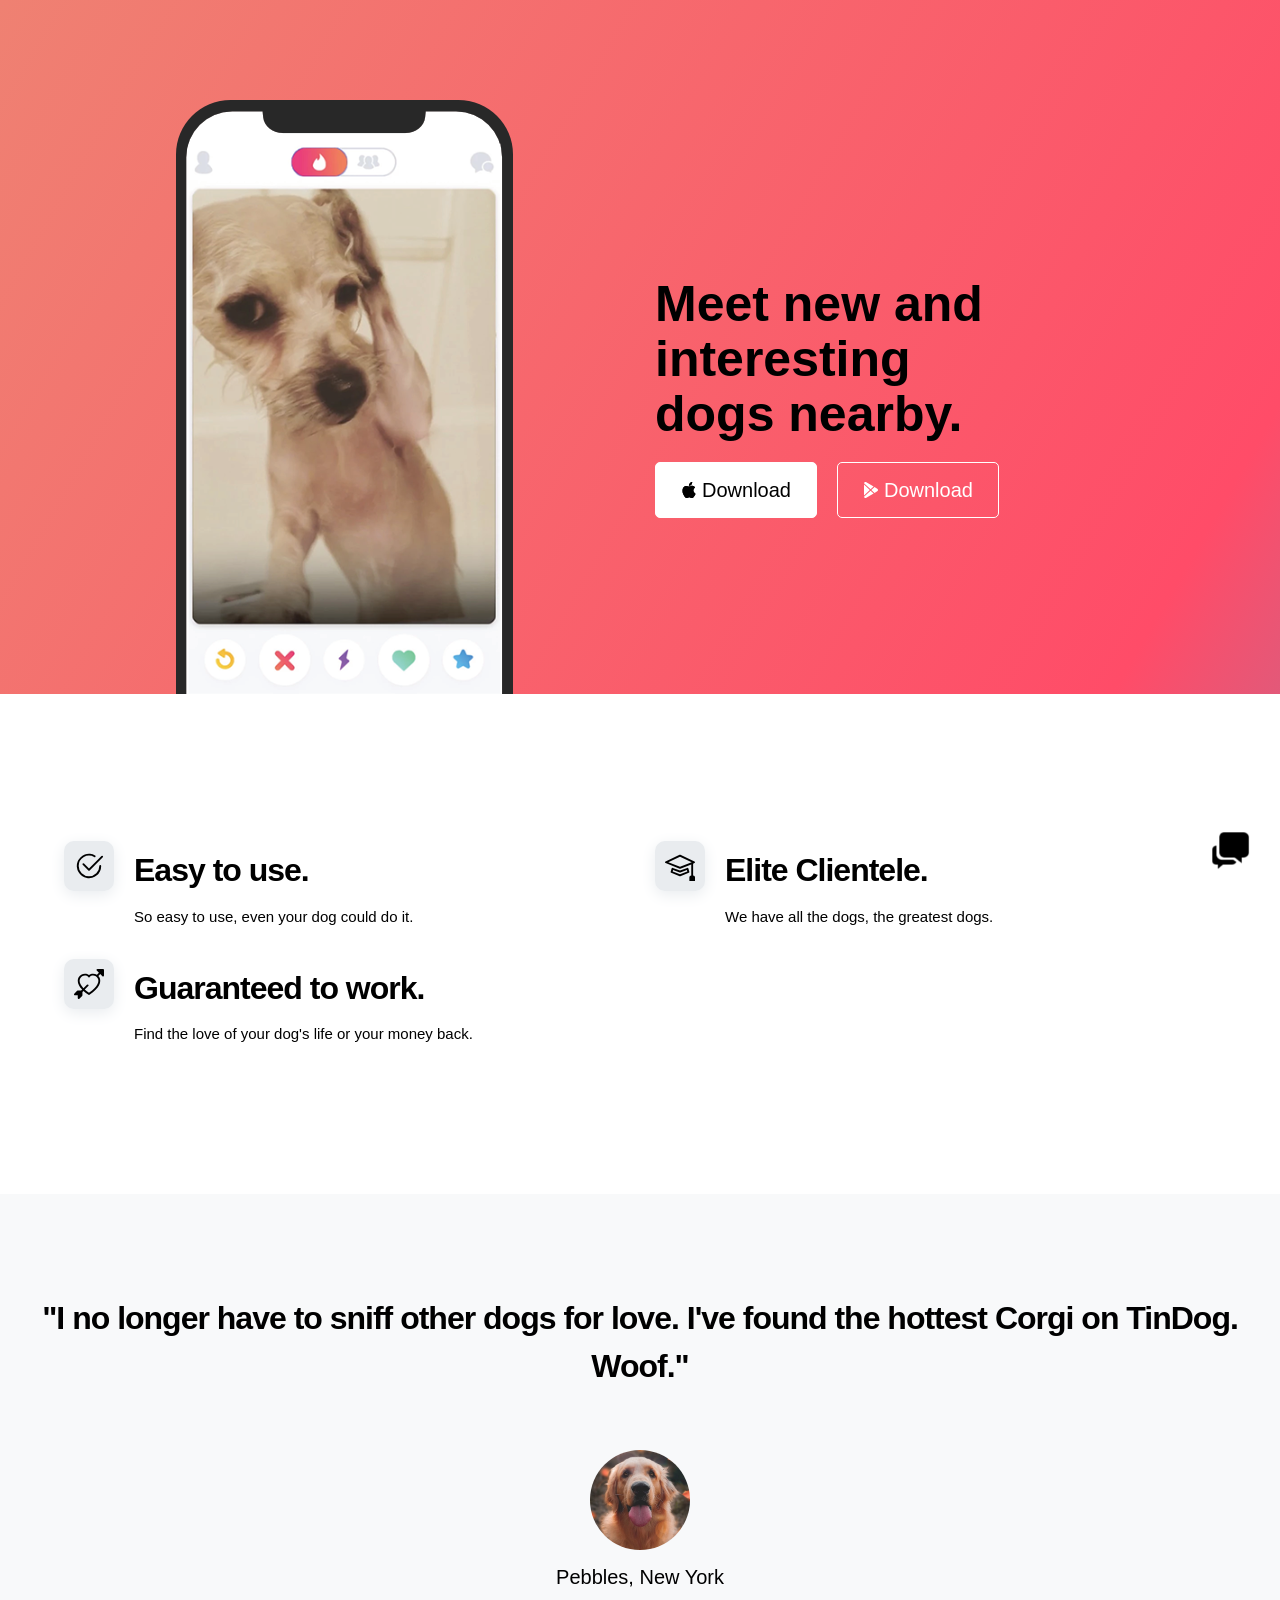
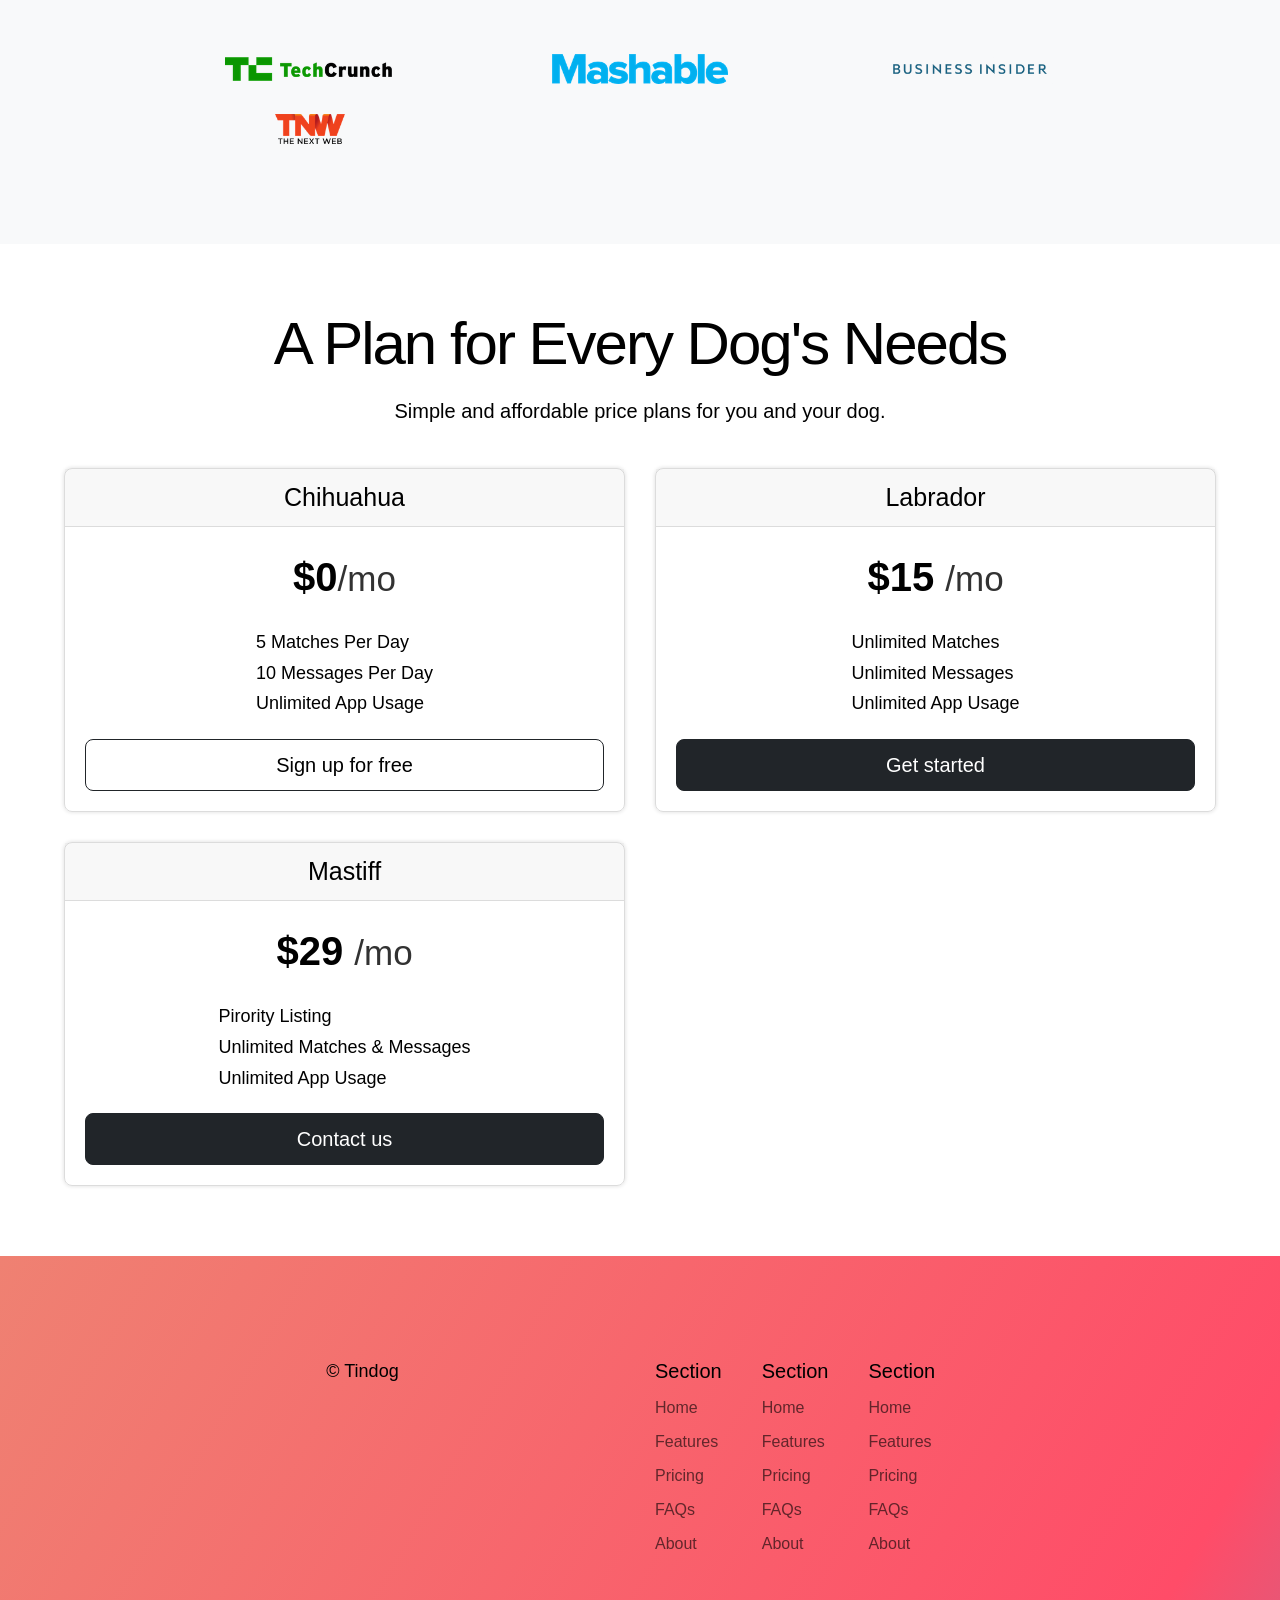
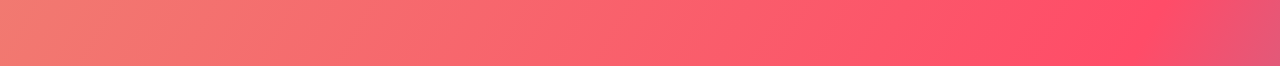
<file: index.html>
<!DOCTYPE html>
<html lang="en">
<head>
    <meta charset="UTF-8">
    <meta name="viewport" content="width=device-width, initial-scale=1.0">
    <link rel="shortcut icon" href="images/dog-img.jpg" type="image/x-icon">
    <link rel="stylesheet" href="tindogcss/tindog.css">
    <title>TinDog||web app</title>
</head>
<body>
        <header id="header">
           <div class="hero-grid">
            <div class="header-message header-item1">
                <h1 class="">Meet new and interesting dogs nearby.</h1>

                <ul class="">
                    <li class=" ">
                        <a href="" class="btn filled">  
                         <svg xmlns="http://www.w3.org/2000/svg" width="16" height="16" fill="currentColor"
                        class="bi bi-apple mb-1" viewBox="0 0 16 16">
                        <path
                        d="M11.182.008C11.148-.03 9.923.023 8.857 1.18c-1.066 1.156-.902 2.482-.878 2.516.024.034 1.52.087 2.475-1.258.955-1.345.762-2.391.728-2.43Zm3.314 11.733c-.048-.096-2.325-1.234-2.113-3.422.212-2.189 1.675-2.789 1.698-2.854.023-.065-.597-.79-1.254-1.157a3.692 3.692 0 0 0-1.563-.434c-.108-.003-.483-.095-1.254.116-.508.139-1.653.589-1.968.607-.316.018-1.256-.522-2.267-.665-.647-.125-1.333.131-1.824.328-.49.196-1.422.754-2.074 2.237-.652 1.482-.311 3.83-.067 4.56.244.729.625 1.924 1.273 2.796.576.984 1.34 1.667 1.659 1.899.319.232 1.219.386 1.843.067.502-.308 1.408-.485 1.766-.472.357.013 1.061.154 1.782.539.571.197 1.111.115 1.652-.105.541-.221 1.324-1.059 2.238-2.758.347-.79.505-1.217.473-1.282Z" />
                        <path
                        d="M11.182.008C11.148-.03 9.923.023 8.857 1.18c-1.066 1.156-.902 2.482-.878 2.516.024.034 1.52.087 2.475-1.258.955-1.345.762-2.391.728-2.43Zm3.314 11.733c-.048-.096-2.325-1.234-2.113-3.422.212-2.189 1.675-2.789 1.698-2.854.023-.065-.597-.79-1.254-1.157a3.692 3.692 0 0 0-1.563-.434c-.108-.003-.483-.095-1.254.116-.508.139-1.653.589-1.968.607-.316.018-1.256-.522-2.267-.665-.647-.125-1.333.131-1.824.328-.49.196-1.422.754-2.074 2.237-.652 1.482-.311 3.83-.067 4.56.244.729.625 1.924 1.273 2.796.576.984 1.34 1.667 1.659 1.899.319.232 1.219.386 1.843.067.502-.308 1.408-.485 1.766-.472.357.013 1.061.154 1.782.539.571.197 1.111.115 1.652-.105.541-.221 1.324-1.059 2.238-2.758.347-.79.505-1.217.473-1.282Z" />
                        </svg>
                        Download
                        </a>
                    </li>
 
                    <li class="">
                        <a href="" class="btn outline"> 
                           <svg xmlns="http://www.w3.org/2000/svg" width="16" height="16" fill="currentColor"
                            class="bi bi-google-play mb-1" viewBox="0 0 16 16">
                            <path
                            d="M14.222 9.374c1.037-.61 1.037-2.137 0-2.748L11.528 5.04 8.32 8l3.207 2.96 2.694-1.586Zm-3.595 2.116L7.583 8.68 1.03 14.73c.201 1.029 1.36 1.61 2.303 1.055l7.294-4.295ZM1 13.396V2.603L6.846 8 1 13.396ZM1.03 1.27l6.553 6.05 3.044-2.81L3.333.215C2.39-.341 1.231.24 1.03 1.27Z" />
                            </svg>
                            Download
                        </a>
                    </li>
                </ul>
            </div>

            <img class="header-message header-item2" src="images\iphone.png" alt="">
           </div> 
        </header>

        <section class="feature-section">
           <div class="feature-grid">
            <div class="features">
                <div class="svg">
                    <svg xmlns="http://www.w3.org/2000/svg" height="30" fill="currentColor" class="bi bi-check2-circle"
                    viewBox="0 0 16 16">
                    <path
                    d="M2.5 8a5.5 5.5 0 0 1 8.25-4.764.5.5 0 0 0 .5-.866A6.5 6.5 0 1 0 14.5 8a.5.5 0 0 0-1 0 5.5 5.5 0 1 1-11 0z" />
                    <path
                    d="M15.354 3.354a.5.5 0 0 0-.708-.708L8 9.293 5.354 6.646a.5.5 0 1 0-.708.708l3 3a.5.5 0 0 0 .708 0l7-7z" />
                    </svg>
                </div>
              
                <div>
                    <h3>Easy to use.</h3>
                     <p>So easy to use, even your dog could do it.</p>
                </div>
            </div>

            <div class="features">
                <div class="svg">
                    <svg xmlns="http://www.w3.org/2000/svg" height="30" fill="currentColor" class="bi bi-mortarboard" viewBox="0 0 16 16">
                    <path d="M8.211 2.047a.5.5 0 0 0-.422 0l-7.5 3.5a.5.5 0 0 0 .025.917l7.5 3a.5.5 0 0 0 .372 0L14 7.14V13a1 1 0 0 0-1 1v2h3v-2a1 1 0 0 0-1-1V6.739l.686-.275a.5.5 0 0 0 .025-.917l-7.5-3.5ZM8 8.46 1.758 5.965 8 3.052l6.242 2.913L8 8.46Z"/>
                    <path d="M4.176 9.032a.5.5 0 0 0-.656.327l-.5 1.7a.5.5 0 0 0 .294.605l4.5 1.8a.5.5 0 0 0 .372 0l4.5-1.8a.5.5 0 0 0 .294-.605l-.5-1.7a.5.5 0 0 0-.656-.327L8 10.466 4.176 9.032Zm-.068 1.873.22-.748 3.496 1.311a.5.5 0 0 0 .352 0l3.496-1.311.22.748L8 12.46l-3.892-1.556Z"/>
                    </svg>
                </div>

                <div>
                    <h3>Elite Clientele.</h3>
                     <p>We have all the dogs, the greatest dogs.</p>
                </div>
            </div>

            <div class="features">
                <div class="svg">
                     <svg xmlns="http://www.w3.org/2000/svg" height="30" fill="currentColor" class="bi bi-arrow-through-heart"
                    viewBox="0 0 16 16">
                    <path fill-rule="evenodd"
                    d="M2.854 15.854A.5.5 0 0 1 2 15.5V14H.5a.5.5 0 0 1-.354-.854l1.5-1.5A.5.5 0 0 1 2 11.5h1.793l.53-.53c-.771-.802-1.328-1.58-1.704-2.32-.798-1.575-.775-2.996-.213-4.092C3.426 2.565 6.18 1.809 8 3.233c1.25-.98 2.944-.928 4.212-.152L13.292 2 12.147.854A.5.5 0 0 1 12.5 0h3a.5.5 0 0 1 .5.5v3a.5.5 0 0 1-.854.354L14 2.707l-1.006 1.006c.236.248.44.531.6.845.562 1.096.585 2.517-.213 4.092-.793 1.563-2.395 3.288-5.105 5.08L8 13.912l-.276-.182a21.86 21.86 0 0 1-2.685-2.062l-.539.54V14a.5.5 0 0 1-.146.354l-1.5 1.5Zm2.893-4.894A20.419 20.419 0 0 0 8 12.71c2.456-1.666 3.827-3.207 4.489-4.512.679-1.34.607-2.42.215-3.185-.817-1.595-3.087-2.054-4.346-.761L8 4.62l-.358-.368c-1.259-1.293-3.53-.834-4.346.761-.392.766-.464 1.845.215 3.185.323.636.815 1.33 1.519 2.065l1.866-1.867a.5.5 0 1 1 .708.708L5.747 10.96Z" />
                    </svg>
                </div>
                   
                <div>
                    <h3>Guaranteed to work.</h3>
                     <p>Find the love of your dog's life or your money back.</p>
                </div>
            </div>
          </div>  
        </section>

        <section class="testimonial">
            
            <div class="testimonial-items">
               <h3>"I no longer have to sniff other dogs for love. I've found the hottest Corgi on TinDog. <br> Woof."</h3>
            </div>

            <div class="testimonial-items b">
                <img class="dog-img" src="images\dog-img.jpg" alt="">
                <p>Pebbles, New York</p>
            </div>

            <div class="testimonial-items testimonial-grid">
                <img class="comp-img" src="images\techcrunch.png" alt="">
                <img class="comp-img" src="images\mashable.png" alt="">    
                <img class="comp-img" src="images\bizinsider.png" alt="">
                <img class="comp-img" src="images\tnw.png" alt="">
            </div>
        </section>

<!-- pricing -->


        <section class="pricing">

            <div class="pricing-text">
                <h2>A Plan for Every Dog's Needs</h2>
                 <p>Simple and affordable price plans for you and your dog.</p>
            </div>

           <div class="pricing-o">
                <div class="pricing-box">
                    <div class="pricing-header"> 
                      <h4>Chihuahua</h4>
                    </div>
                
                   <div class="ret">
                        <h6>$0<span>/mo</span></h6>
                        <ul>
                            <li>5 Matches Per Day</li>
                            <li>10 Messages Per Day</li>
                            <li>Unlimited App Usage</li>
                        </ul>
                        <a href="#" class="btn-2 outline-2" type="submit">Sign up for free</a>
                    </div>
                </div>

                <div class="pricing-box">
                    <div class="pricing-header"> 
                        <h4>Labrador</h4>   
                    </div>

                    <div class="ret">
                        <h6>$15 <span>/mo</span></h6>
                        <ul>
                            <li>Unlimited Matches</li>
                            <li>Unlimited Messages</li>
                            <li>Unlimited App Usage</li>
                        </ul>
                        <a href="#" class="btn-2 filled-2" type="submit">Get started</a>
                    </div>
                </div>


            <div class="pricing-box">
                <div class="pricing-header">    
                    <h4>Mastiff</h4>
               </div>

               <div class="ret">
                    <h6>$29 <span>/mo</span></h6>
                    <ul>
                        <li>Pirority Listing</li>
                        <li>Unlimited Matches & Messages</li>
                        <li>Unlimited App Usage</li>
                    </ul>
                    <a href="#"  class="btn-2 filled-2" type="submit">Contact us</a>
               </div>   
            </div>

         </div>
 
        </section>
<!-- pricing -->
        <footer>
            <div class="wrapper">
                
             <p class="created">
               © Tindog
            </p>

            <aside class="footer-nav">
                <div>
                    <h5 class="footer-pg">Section</h5>
                    <ul>
                        <li><a href="" class="footer-link">Home</a></li>
                        <li><a href="" class="footer-link">Features</a></li>
                        <li><a href="" class="footer-link">Pricing</a></li>
                        <li><a href="" class="footer-link">FAQs</a></li>
                        <li><a href="" class="footer-link">About</a></li>
                    </ul>
                </div>

                <div>
                    <h5 class="footer-pg">Section</h5>
                    <ul>
                        <li><a href="" class="footer-link">Home</a></li>
                        <li><a href="" class="footer-link">Features</a></li>
                        <li><a href="" class="footer-link">Pricing</a></li>
                        <li><a href="" class="footer-link">FAQs</a></li>
                        <li><a href="" class="footer-link">About</a></li>
                    </ul>
                </div>

                <div>
                    <h5 class="footer-pg">Section</h5>
                    <ul>
                        <li><a href="" class="footer-link">Home</a></li>
                        <li><a href="" class="footer-link">Features</a></li>
                        <li><a href="" class="footer-link">Pricing</a></li>
                        <li><a href="" class="footer-link">FAQs</a></li>
                        <li><a href="" class="footer-link">About</a></li>
                    </ul>
                </div>  
            </aside>
            </div>
        </footer>

<div class="chat-container">
    <a href="#header"><img class="chat-box" src="icons\chatboxes.png" alt=""></a>
</div>

<!-- PAGE-LOADING-COMPONENT -->
<div class="load-page">
    <div class="load-page__component">
        <div class="loaders"></div>
    </div>
</div>


<!-- <section class="grid-test">
    <div class="row">
        <div class="col-1-2">
            col-1-2
        </div>

        <div class="col-1-2">
            col-1-2
        </div>
    </div>

    <div class="row">
        <div class="col-1-3">
            col-1-3
        </div>

        <div class="col-1-3">
            col-1-3
        </div>

        <div class="col-1-3">col-1-3</div>
    </div>

    <div class="row">
        <div class="col-1-3">col-1-3</div>
        <div class="col-2-3">col-1-3</div>
    </div>

    <div class="row">
        <div class="col-1-of-4">col-1-of-4</div>
        <div class="col-1-of-4">col-1-of-4</div>
        <div class="col-1-of-4">col-1-of-4</div>
        <div class="col-1-of-4">col-1-of-4</div>
    </div>

    <div class="row">
        <div class="col-1-of-4">col-1-of-4</div>
        <div class="col-1-of-4">col-1-of-4</div>
        <div class="col-2-of-4">col-2-of-4</div>
    </div>

    <div class="row">
        <div class="col-1-of-4">col-1-of-4</div>
        <div class="col-3-of-4">col-3-of-4</div>
    </div>
</section> -->
    
</body>
</html>
</file>
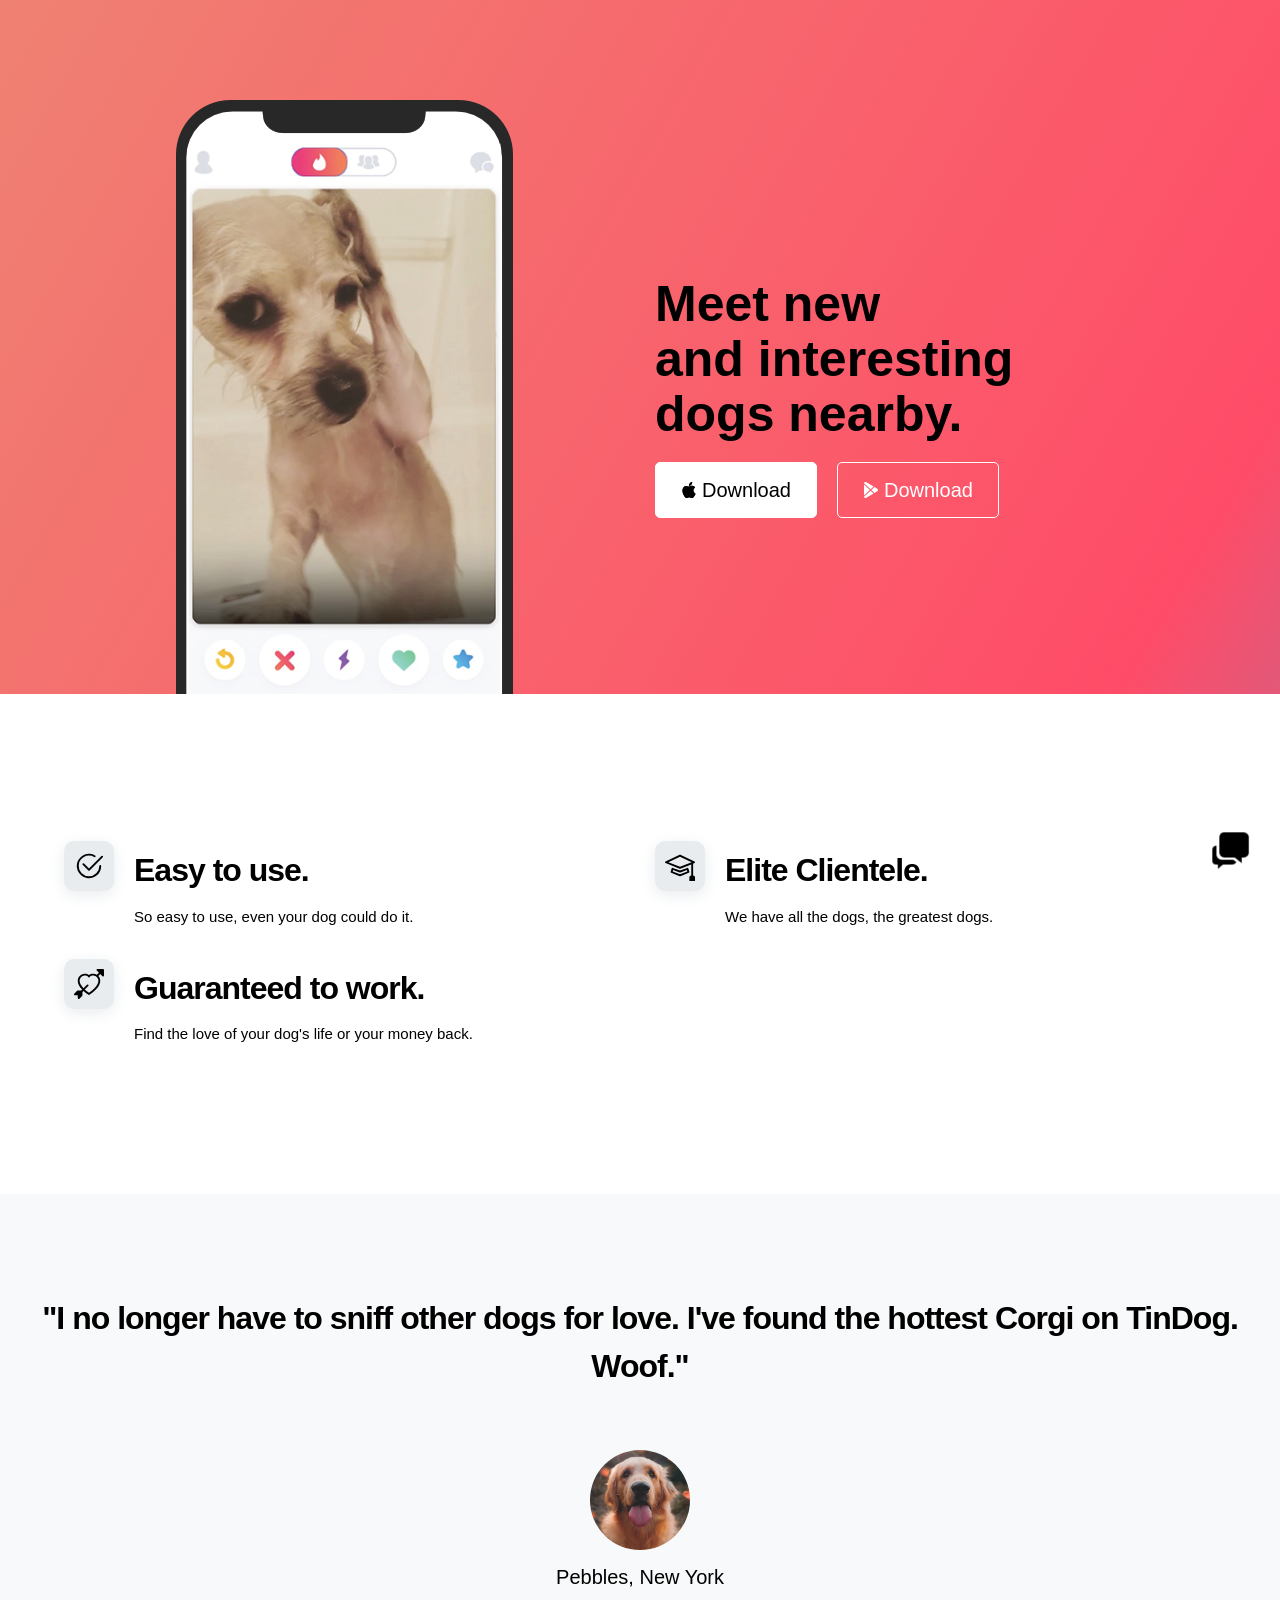
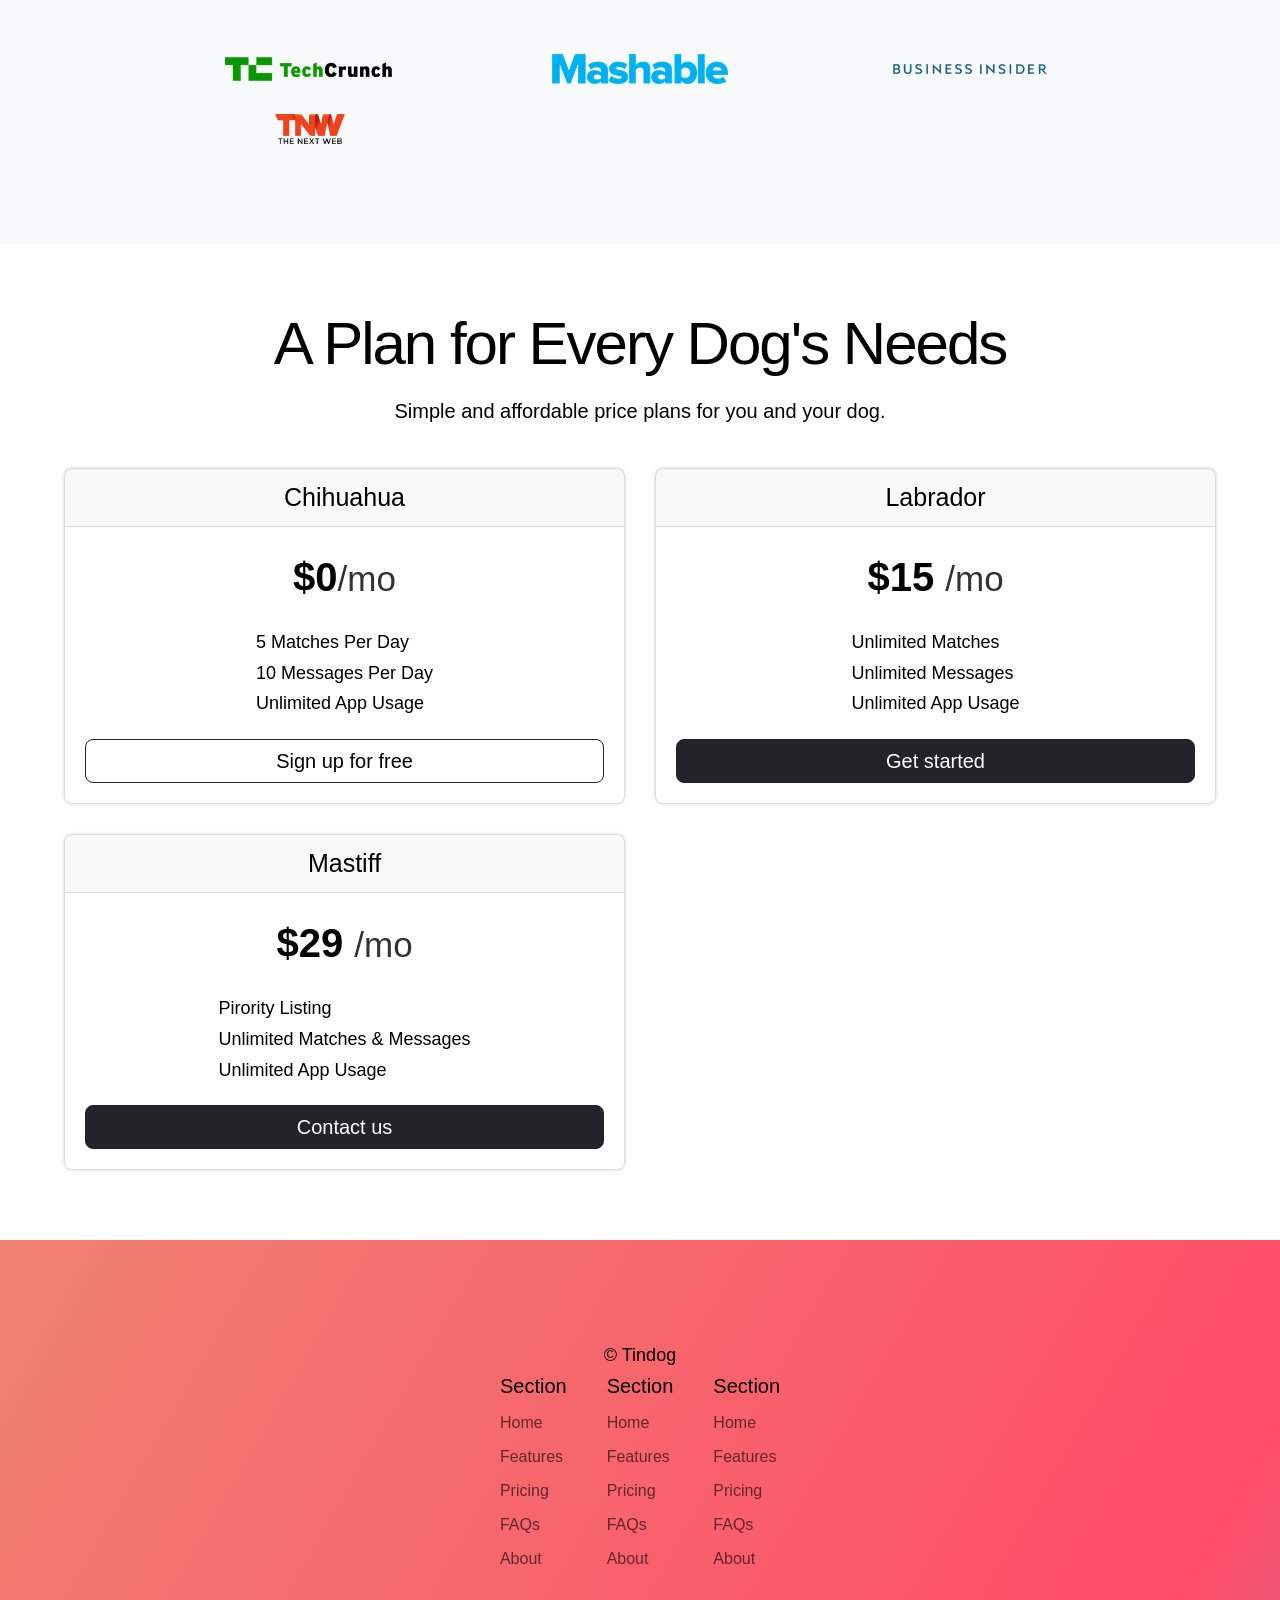
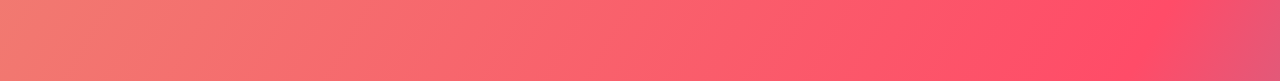
<file: tindog.html>
<!DOCTYPE html>
<html lang="en">
<head>
    <meta charset="UTF-8">
    <meta name="viewport" content="width=device-width, initial-scale=1.0">
    <link rel="stylesheet" href="tindogcss/tindog.css">
    <title>TinDog||web app</title>
</head>
<body>
    <div class="container">
        <header id="header">
           <div class="hero-grid">
            <div class="header-message header-item1">
                <h1 class="">Meet new and interesting <br> dogs nearby.</h1>

                <ul class="">
                    <li class=" ">
                        <a href="" class="btn filled">  
                         <svg xmlns="http://www.w3.org/2000/svg" width="16" height="16" fill="currentColor"
                        class="bi bi-apple mb-1" viewBox="0 0 16 16">
                        <path
                        d="M11.182.008C11.148-.03 9.923.023 8.857 1.18c-1.066 1.156-.902 2.482-.878 2.516.024.034 1.52.087 2.475-1.258.955-1.345.762-2.391.728-2.43Zm3.314 11.733c-.048-.096-2.325-1.234-2.113-3.422.212-2.189 1.675-2.789 1.698-2.854.023-.065-.597-.79-1.254-1.157a3.692 3.692 0 0 0-1.563-.434c-.108-.003-.483-.095-1.254.116-.508.139-1.653.589-1.968.607-.316.018-1.256-.522-2.267-.665-.647-.125-1.333.131-1.824.328-.49.196-1.422.754-2.074 2.237-.652 1.482-.311 3.83-.067 4.56.244.729.625 1.924 1.273 2.796.576.984 1.34 1.667 1.659 1.899.319.232 1.219.386 1.843.067.502-.308 1.408-.485 1.766-.472.357.013 1.061.154 1.782.539.571.197 1.111.115 1.652-.105.541-.221 1.324-1.059 2.238-2.758.347-.79.505-1.217.473-1.282Z" />
                        <path
                        d="M11.182.008C11.148-.03 9.923.023 8.857 1.18c-1.066 1.156-.902 2.482-.878 2.516.024.034 1.52.087 2.475-1.258.955-1.345.762-2.391.728-2.43Zm3.314 11.733c-.048-.096-2.325-1.234-2.113-3.422.212-2.189 1.675-2.789 1.698-2.854.023-.065-.597-.79-1.254-1.157a3.692 3.692 0 0 0-1.563-.434c-.108-.003-.483-.095-1.254.116-.508.139-1.653.589-1.968.607-.316.018-1.256-.522-2.267-.665-.647-.125-1.333.131-1.824.328-.49.196-1.422.754-2.074 2.237-.652 1.482-.311 3.83-.067 4.56.244.729.625 1.924 1.273 2.796.576.984 1.34 1.667 1.659 1.899.319.232 1.219.386 1.843.067.502-.308 1.408-.485 1.766-.472.357.013 1.061.154 1.782.539.571.197 1.111.115 1.652-.105.541-.221 1.324-1.059 2.238-2.758.347-.79.505-1.217.473-1.282Z" />
                        </svg>
                        Download
                        </a>
                    </li>
 
                    <li class="">
                        <a href="" class="btn outline"> 
                           <svg xmlns="http://www.w3.org/2000/svg" width="16" height="16" fill="currentColor"
                            class="bi bi-google-play mb-1" viewBox="0 0 16 16">
                            <path
                            d="M14.222 9.374c1.037-.61 1.037-2.137 0-2.748L11.528 5.04 8.32 8l3.207 2.96 2.694-1.586Zm-3.595 2.116L7.583 8.68 1.03 14.73c.201 1.029 1.36 1.61 2.303 1.055l7.294-4.295ZM1 13.396V2.603L6.846 8 1 13.396ZM1.03 1.27l6.553 6.05 3.044-2.81L3.333.215C2.39-.341 1.231.24 1.03 1.27Z" />
                            </svg>
                            Download
                        </a>
                    </li>
                </ul>
            </div>

            <img class="header-message header-item2" src="images\iphone.png" alt="">
           </div> 
        </header>

        <section class="feature-section">
           <div class="feature-grid">
            <div class="features">
                <div class="svg">
                    <svg xmlns="http://www.w3.org/2000/svg" height="30" fill="currentColor" class="bi bi-check2-circle"
                    viewBox="0 0 16 16">
                    <path
                    d="M2.5 8a5.5 5.5 0 0 1 8.25-4.764.5.5 0 0 0 .5-.866A6.5 6.5 0 1 0 14.5 8a.5.5 0 0 0-1 0 5.5 5.5 0 1 1-11 0z" />
                    <path
                    d="M15.354 3.354a.5.5 0 0 0-.708-.708L8 9.293 5.354 6.646a.5.5 0 1 0-.708.708l3 3a.5.5 0 0 0 .708 0l7-7z" />
                    </svg>
                </div>
              
                <div>
                    <h3>Easy to use.</h3>
                     <p>So easy to use, even your dog could do it.</p>
                </div>
            </div>

            <div class="features">
                <div class="svg">
                    <svg xmlns="http://www.w3.org/2000/svg" height="30" fill="currentColor" class="bi bi-mortarboard" viewBox="0 0 16 16">
                    <path d="M8.211 2.047a.5.5 0 0 0-.422 0l-7.5 3.5a.5.5 0 0 0 .025.917l7.5 3a.5.5 0 0 0 .372 0L14 7.14V13a1 1 0 0 0-1 1v2h3v-2a1 1 0 0 0-1-1V6.739l.686-.275a.5.5 0 0 0 .025-.917l-7.5-3.5ZM8 8.46 1.758 5.965 8 3.052l6.242 2.913L8 8.46Z"/>
                    <path d="M4.176 9.032a.5.5 0 0 0-.656.327l-.5 1.7a.5.5 0 0 0 .294.605l4.5 1.8a.5.5 0 0 0 .372 0l4.5-1.8a.5.5 0 0 0 .294-.605l-.5-1.7a.5.5 0 0 0-.656-.327L8 10.466 4.176 9.032Zm-.068 1.873.22-.748 3.496 1.311a.5.5 0 0 0 .352 0l3.496-1.311.22.748L8 12.46l-3.892-1.556Z"/>
                    </svg>
                </div>

                <div>
                    <h3>Elite Clientele.</h3>
                     <p>We have all the dogs, the greatest dogs.</p>
                </div>
            </div>

            <div class="features">
                <div class="svg">
                     <svg xmlns="http://www.w3.org/2000/svg" height="30" fill="currentColor" class="bi bi-arrow-through-heart"
                    viewBox="0 0 16 16">
                    <path fill-rule="evenodd"
                    d="M2.854 15.854A.5.5 0 0 1 2 15.5V14H.5a.5.5 0 0 1-.354-.854l1.5-1.5A.5.5 0 0 1 2 11.5h1.793l.53-.53c-.771-.802-1.328-1.58-1.704-2.32-.798-1.575-.775-2.996-.213-4.092C3.426 2.565 6.18 1.809 8 3.233c1.25-.98 2.944-.928 4.212-.152L13.292 2 12.147.854A.5.5 0 0 1 12.5 0h3a.5.5 0 0 1 .5.5v3a.5.5 0 0 1-.854.354L14 2.707l-1.006 1.006c.236.248.44.531.6.845.562 1.096.585 2.517-.213 4.092-.793 1.563-2.395 3.288-5.105 5.08L8 13.912l-.276-.182a21.86 21.86 0 0 1-2.685-2.062l-.539.54V14a.5.5 0 0 1-.146.354l-1.5 1.5Zm2.893-4.894A20.419 20.419 0 0 0 8 12.71c2.456-1.666 3.827-3.207 4.489-4.512.679-1.34.607-2.42.215-3.185-.817-1.595-3.087-2.054-4.346-.761L8 4.62l-.358-.368c-1.259-1.293-3.53-.834-4.346.761-.392.766-.464 1.845.215 3.185.323.636.815 1.33 1.519 2.065l1.866-1.867a.5.5 0 1 1 .708.708L5.747 10.96Z" />
                    </svg>
                </div>
                   
                <div>
                    <h3>Guaranteed to work.</h3>
                     <p>Find the love of your dog's life or your money back.</p>
                </div>
            </div>
          </div>  
        </section>

        <section class="testimonial">
            
            <div class="testimonial-items">
               <h3>"I no longer have to sniff other dogs for love. I've found the hottest Corgi on TinDog. <br> Woof."</h3>
            </div>

            <div class="testimonial-items b">
                <img class="dog-img" src="images\dog-img.jpg" alt="">
                <p>Pebbles, New York</p>
            </div>

            <div class="testimonial-items testimonial-grid">
                <img class="comp-img" src="images\techcrunch.png" alt="">
                <img class="comp-img" src="images\mashable.png" alt="">    
                <img class="comp-img" src="images\bizinsider.png" alt="">
                <img class="comp-img" src="images\tnw.png" alt="">
            </div>
        </section>

<!-- pricing -->


        <section class="pricing">

            <div class="pricing-text">
                <h2>A Plan for Every Dog's Needs</h2>
                 <p>Simple and affordable price plans for you and your dog.</p>
            </div>

           <div class="pricing-o">
 
                <div class="pricing-box">
                    <div class="pricing-header"> 
                      <h4>Chihuahua</h4>
                    </div>
                
                   <div class="ret">
                        <h6>$0<span>/mo</span></h6>
                        <ul>
                            <li>5 Matches Per Day</li>
                            <li>10 Messages Per Day</li>
                            <li>Unlimited App Usage</li>
                        </ul>
                        <button class="btn-2 outline-2" type="submit">Sign up for free</button>
                    </div>

                </div>

                <div class="pricing-box">
                    <div class="pricing-header"> 
                        <h4>Labrador</h4>   
                    </div>

                    <div class="ret">
                        <h6>$15 <span>/mo</span></h6>
                        <ul>
                            <li>Unlimited Matches</li>
                            <li>Unlimited Messages</li>
                            <li>Unlimited App Usage</li>
                        </ul>
                        <button class="btn-2 filled-2" type="submit">Get started</button>
                    </div>
                </div>


            <div class="pricing-box">
                <div class="pricing-header">    
                    <h4>Mastiff</h4>
               </div>

               <div class="ret">
                    <h6>$29 <span>/mo</span></h6>
                    <ul>
                        <li>Pirority Listing</li>
                        <li>Unlimited Matches & Messages</li>
                        <li>Unlimited App Usage</li>
                    </ul>
                    <button  class="btn-2 filled-2" type="submit">Contact us</button>
               </div>   
            </div>

         </div>
 
        </section>


<!-- pricing -->


        <footer>

            <div class="footer">

             <p class="created">
               © Tindog
            </p>

            <div class="footer-nav">
                <div>
                    <h5 class="footer-pg">Section</h5>
                    <ul>
                        <li><a href="" class="footer-link">Home</a></li>
                        <li><a href="" class="footer-link">Features</a></li>
                        <li><a href="" class="footer-link">Pricing</a></li>
                        <li><a href="" class="footer-link">FAQs</a></li>
                        <li><a href="" class="footer-link">About</a></li>
                    </ul>
                </div>

                <div>
                    <h5 class="footer-pg">Section</h5>
                    <ul>
                        <li><a href="" class="footer-link">Home</a></li>
                        <li><a href="" class="footer-link">Features</a></li>
                        <li><a href="" class="footer-link">Pricing</a></li>
                        <li><a href="" class="footer-link">FAQs</a></li>
                        <li><a href="" class="footer-link">About</a></li>
                    </ul>
                </div>

                <div>
                    <h5 class="footer-pg">Section</h5>
                    <ul>
                        <li><a href="" class="footer-link">Home</a></li>
                        <li><a href="" class="footer-link">Features</a></li>
                        <li><a href="" class="footer-link">Pricing</a></li>
                        <li><a href="" class="footer-link">FAQs</a></li>
                        <li><a href="" class="footer-link">About</a></li>
                    </ul>
                </div>
                 
            </div>

            </div>

        </footer>

        <div class="chat-container">
            <a href="#header"><img class="chat-box" src="icons\chatboxes.png" alt=""></a>
        </div>

    </div>
    
</body>
</html>
</file>
<file: tindogcss/tindog.css>
/* ------- CSS-RESET ------ */
*,
*::before,
*::after {
  box-sizing: border-box;
}

* {
  margin: 0;
  padding: 0;
}

body, h1, h2, h3, h4, p,
figure, blockquote, dl, dd {
  margin-block-end: 0;
}

h1, h2, h3, h4,
button, input, label {
  line-height: 1.1;
}

h1, h2, h3, h4 {
  text-wrap: balance;
}

p, h1, h2, h3, h4, h5{
  overflow-wrap: break-word;
}

p {
	text-wrap: pretty;
	line-height:  1.7;
	font-size: 1.5rem;
}

a{
  text-decoration:none;
  color: currentColor;
  display: inline-block;
}

ul,ol{
  list-style: none;
}

img, picture, video, canvas, svg {
  display: block;
  max-width: 100%;
}

input, button,
textarea, select {
  font-family: inherit;
  font-size: inherit;
}

textarea:not([rows]) {
  min-height: 10em;
}

:target {
  scroll-margin-block: 5ex;
}

/* VARIABLES */
 :root{
    --background-1: linear-gradient(300deg, #00bfff, #ff4c68, #ef8172);

    --typeface: 'quicksand', sans-serif;
 }

 /* TYPOGRAPHY-STYLES */

 html{
    font-size: 62.5%;
    scroll-behavior: smooth;
 }

 body{
    font-family: var(--typeface);
	min-height: 100vh;
    line-height: 1.5;
 }

 h2{
    font-size: 6rem;
    font-weight: 400;
    margin-bottom:2rem;
    line-height: 1;
    letter-spacing: -2px;
 }

 h1{
    font-size: 5rem;
    font-weight: 700;
 }

 h3{
    font-size: 3.2rem;
    font-weight: 600;
    letter-spacing: -1px;
    margin-bottom: 1.5rem;
 }

 h4{
    font-size: 2.5rem;
    font-weight: 400;
    text-align: center;
 }

 h5{
    font-size: 2rem;
    font-weight: 400;
    margin-bottom: 1rem;
 }

  h6{
    font-size:  4rem;
    font-weight: 600;
 }

/* --------- HEADER ---------- */
header{
	background: var(--background-1); 
	background-size: 180% 180%;
	animation: transite 10s ease infinite;
	display: flex;
	justify-content: center;
	align-items: center;
	padding: 10rem 0 0;
}

@keyframes transite {
  0% {
    background-position: 0% 50%;
  }
  50% {
    background-position: 100% 50%;
  }
  100% {
    background-position: 0% 50%;
  }
}

.hero-grid{
   display: grid;
   grid-template-columns: repeat(auto-fit,minmax(400px,1fr));
   max-width: 1320px;
   margin: 0 auto;
   	width: 90%;
   align-items: center;
   grid-gap: 3rem;
}

.header-item1{
   order: 1;
}

.header-item1 h1{
   margin-bottom: 2rem;
}

header ul{
   display: flex;
   gap: 2rem;
}

.header-item2{
	animation: leftSlideIn 2s ease-in-out;
	animation-delay: 5s;
	backface-visibility: hidden;
	justify-self: center;
}

@keyframes leftSlideIn {
	0% {
		transform: translateX(250px);
		opacity: 0;
	}

	100% {
		transform: translateX(0);
		opacity: 1;
	}
}

/* COMPONENTS */

.btn{
    display: flex;
    align-items: center;
    gap: 0.5rem;
    padding:1.2rem 2.5rem;
    border-radius: 5px;
    border: 1px solid white;
    font-size: 2rem;
    transition: 0.5s ease-in-out;
}

.outline{
	color: white;
}

.outline:hover{
     background-color: white;
     color: #000;
}

.filled{
    background-color: white;
    color: black;
}

.filled:hover{
     background-color: #d3d4d5;
     border: 1px solid #d3d4d5;
}

 /* COMPONENTS */

/* ------- FEATURES -------- */


/* ------- FEATURES -------- */
.feature-section{
   display: flex;
   justify-content: center;
   align-items: center;
   height: 50rem;
}
.feature-grid {
	display: grid;
	max-width: 1320px;
	width: 90%;
	grid-template-columns: repeat(auto-fit,minmax(400px,1fr));
	margin: 0 auto;
	gap: 3rem;
}

.features{
    display: flex;
    align-items: baseline;
    gap: 2rem;
}

.features .svg{
    background-color: rgba(233,236,239,1) ;
    border-radius: 10px;
    display: flex;
    justify-content: center;
    align-items: center;
    width: 5rem;
     height: 5rem;
     box-shadow: 0px 4px 15px rgba(233,236,239,1);
     transition: 0.6s ease;
}

.features .svg:hover{
    transform: rotateY(160deg);
}

/* --------- TESTIMONIALS ---------- */
.testimonial{
    display: flex;
    flex-direction: column;
    align-items: center;
    gap: 6rem;
    background-color: rgba(248,249,250,1);
    padding: 10rem 0rem;
    margin-bottom: 7rem;
}

.b{
    display: flex;
    flex-direction: column;
    gap: 1rem;
    align-items: center;
}

.testimonial-grid{
    display: grid;
   max-width: 1320px;
   width: 90%;
   grid-template-columns: repeat(auto-fit,minmax(300px,0.1fr));
   margin: 0 auto;
   gap: 3rem;
   justify-items: center;
   justify-content: center;
   align-content: center;
}

.testimonial-items h3{
     margin-bottom: 0;
	 line-height: 1.5;
     text-align: center;
}

.dog-img{
    width: 10rem;
    border-radius: 50%;
    transition: 0.6s ease-in-out;
}

.dog-img:hover{
    transform: scale(1.1);
}

.testimonial-items p{
     font-size: 2rem;
     font-weight: 100;
     text-align: center;
}

.comp-img{
    height: 3rem;
}

/* PRICING-SECTION */
.pricing{
    margin-bottom: 7rem;
}

.pricing-text h2,p{
    text-align: center;
}

.pricing-text p{
    font-size: 2rem;
    font-weight: 300;
    margin-bottom: 4rem;
}

 .pricing-o{
	display: grid;
	max-width: 1320px;
	width: 90%;
	grid-template-columns: repeat(auto-fit,minmax(400px,1fr));
	margin: 0 auto;
	gap: 3rem;
 }

 .pricing-box{
	border-radius: 8px;
	border: 1px solid gainsboro;
	box-shadow: 0px 0px 4px gainsboro;
 }

 .pricing-header{
    border-bottom: 1px solid gainsboro;
    background-color: #21252908;
    padding: 1.5rem 1rem;
 }

 .ret{
    display: flex;
    flex-direction: column;
    gap: 2rem;
    align-items: center;
    padding: 2rem;
 }

 .ret li{
    font-size: 1.8rem;
	line-height: 1.7;
 }

 /* BTN-COMPONENT */

.btn-2{
    width: 100%;
    padding: 1rem 0rem;
    border-radius: 8px;
    font-size: 2rem;
    cursor: pointer;
    transition: 0.5s ease-in;
	text-align: center;
 }


 .outline-2{
	background-color: #fff;
	border: 1px solid #212529;
 }
 
 .filled-2{
    color: #fff;
    background-color: #212529; 
    border: 1px solid #212529;
 }

 .outline-2:hover{
    background-color: #212529;
    color: #fff;
 }

 .filled-2:hover{
    background-color:  #424649;
 }

 span{
    font-size: 3.5rem;
    font-weight: 100;
    opacity: 80%;
 } 

 /* FOOTER */
 
 footer{
	background: var(--background-1);
	display: flex;
	flex-direction: column;
	align-items: center;
	justify-content: center;
	background-size: 180% 180%;
	animation: transite 10s ease infinite;
	padding: 10rem;
 }

 .wrapper{
   display: grid;
   grid-template-columns: repeat(auto-fit,minmax(400px,1fr));
   max-width: 1320px;
   width: 100%;
   margin: 0 auto;
   gap: 3rem;
   overflow-x: scroll;
 }

 footer p{
    font-size: 1.8rem;
    font-weight: 100;
 }

 .footer-nav{
	display: flex;
	gap: 4rem;
 }

 .footer-link{
	opacity: 60%;
	font-size: 1.6rem;
	color: #000;
	font-weight: 100;
	margin-bottom: 1rem;
 }

 /* chat-box */
.chat-container{
	width: 6rem;
	height: 6rem;
	display: flex;
	justify-content: center;
	align-items: center;
	border-radius: 50%;
	position:fixed;
	right: 2rem;
	bottom:2rem;
	transition: 0.5s ease;
	z-index: 100;
}

.chat-box{
    width: 4.5rem;
}

 /* LOADING-PAGE-STYLES */
.load-page{
    background-color: #fff;
    display: flex;
    justify-content: center;
    align-items: center;
    position: fixed;
    top: 0;
    left: 0;
    width: 100%;
    height: 100vh;
    z-index: 200;
    animation: loading-background 5s linear;
    animation-fill-mode: forwards;
}

@keyframes loading-background {

    0%{
        visibility: visible;
    }

    100%{
       visibility: hidden;
       scale: 1;
    }
}

.load-page__component{
    display: flex; 
    max-width: 1320px; 
    justify-content: center; 
    align-items: center; gap: 2rem;
	width: 5rem;
    height: 5rem;
	clip-path: margin-box;
}

.loaders{
	width: 100%;
    height: 100%;
    background: none;
    animation: loading 1s linear infinite;
    animation-fill-mode: forwards;
	border-top: 5px solid #ff4c68;
	border-bottom: 5px solid #00bfff;
} 

@keyframes loading {

    0%{
        transform: rotate(-360deg);
    }

    100%{
       transform: rotate(0);
    }
}
</file>
